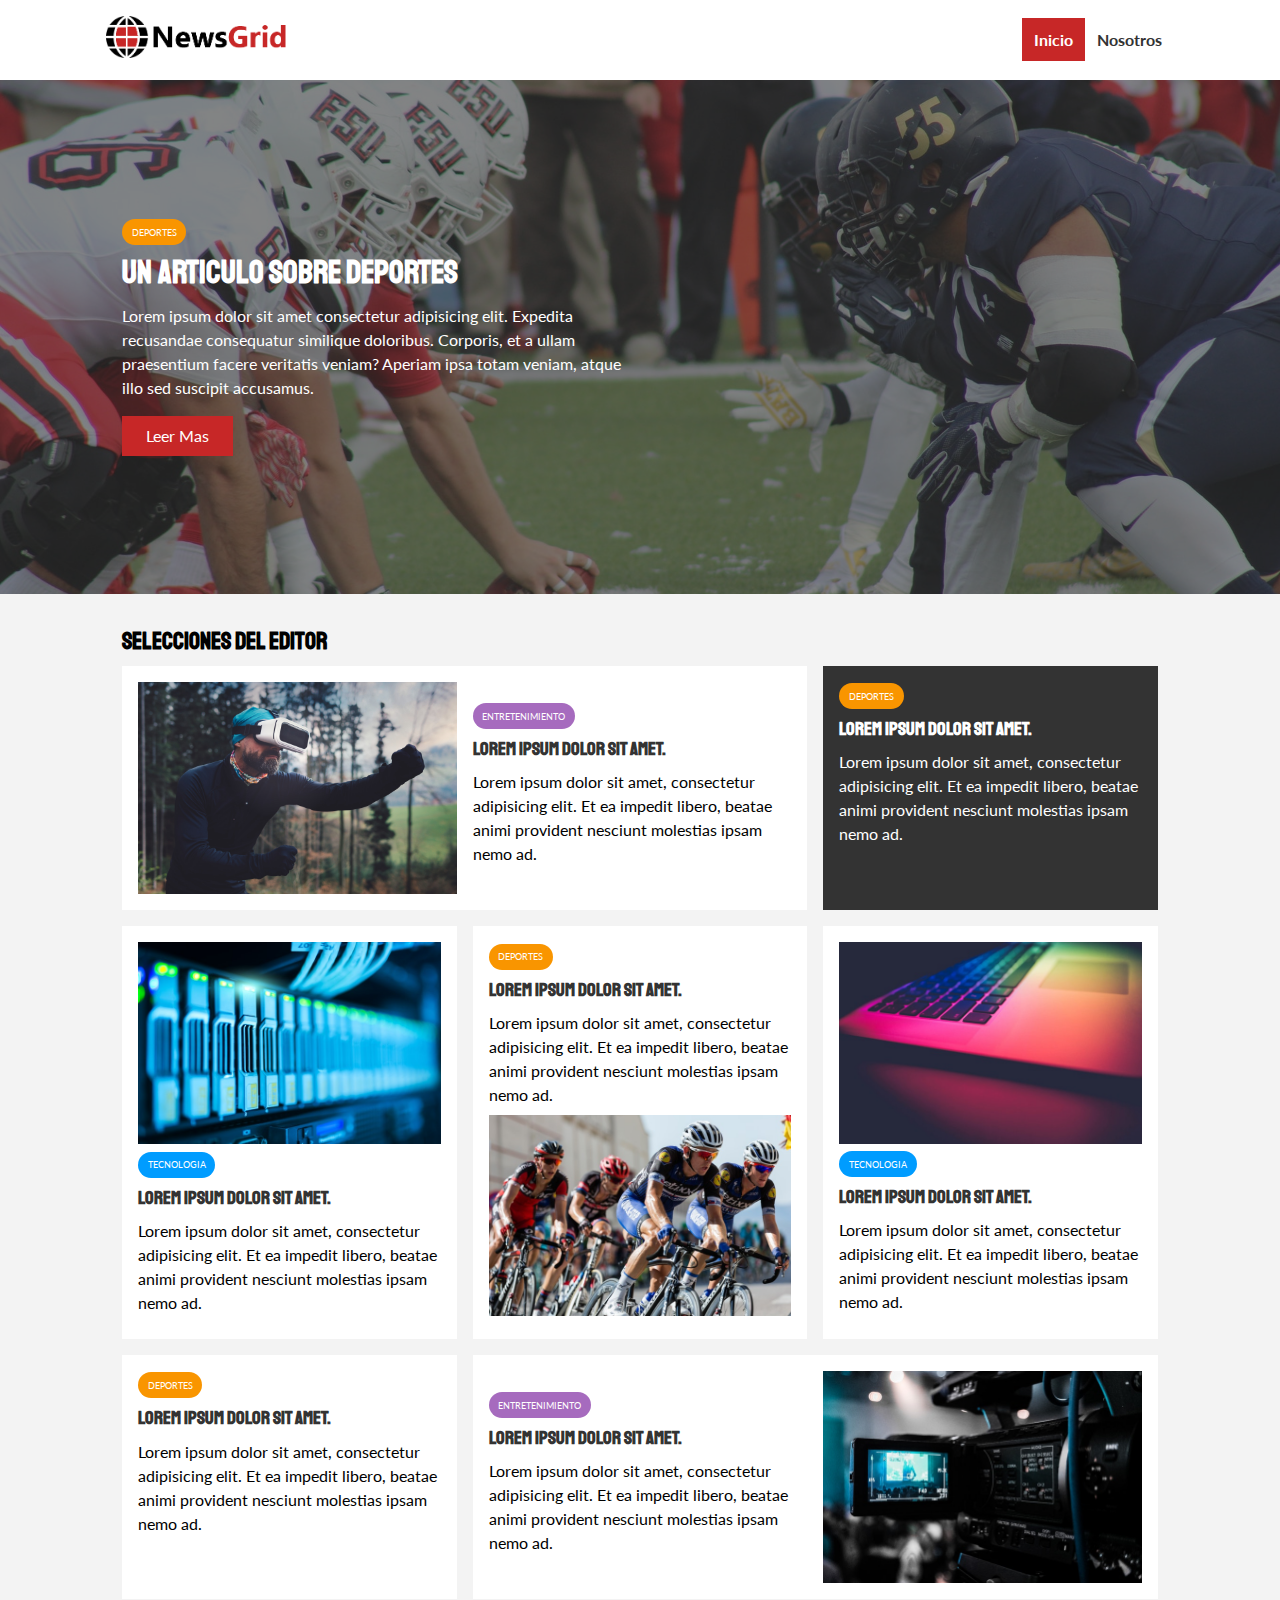
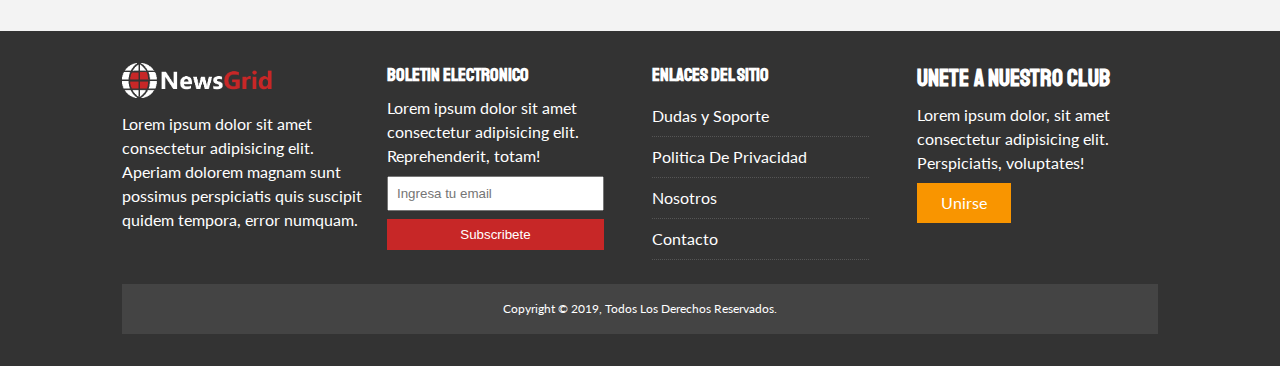
<file: index.html>
<!DOCTYPE html>
<html lang="en">
  <head>
    <meta charset="UTF-8" />
    <meta name="viewport" content="width=device-width, initial-scale=1.0" />
    <meta http-equiv="X-UA-Compatible" content="ie=edge" />
    <link
      rel="stylesheet"
      href="https://use.fontawesome.com/releases/v5.8.2/css/all.css"
      integrity="sha384-oS3vJWv+0UjzBfQzYUhtDYW+Pj2yciDJxpsK1OYPAYjqT085Qq/1cq5FLXAZQ7Ay"
      crossorigin="anonymous"
    />
    <link
      href="https://fonts.googleapis.com/css?family=Lato:400,700|Staatliches&display=swap"
      rel="stylesheet"
    />
    <link rel="stylesheet" href="css/style.css" />
    <link
      rel="stylesheet"
      media="screen and (max-width: 768px) "
      href="css/mobile.css"
    />
    <link rel="shortcut icon" type="image/x-icon" href="favicon.ico" />

    <title>NewsGrid | Tu Fuente De Noticias</title>
  </head>
  <body>
    <nav id="main-nav">
      <div class="container">
        <a href="index.html">
          <img src="img/logo.png" alt="NewsGrid" class="logo"
        /></a>
        <div class="social">
          <a href="http://facebook.com" target="_blank"
            ><i class="fab fa-facebook fa-2x"></i
          ></a>
          <a href="http://twitter.com" target="_blank"
            ><i class="fab fa-twitter fa-2x"></i
          ></a>
          <a href="http://instagram.com" target="_blank"
            ><i class="fab fa-instagram fa-2x"></i
          ></a>
          <a href="http://youtube.com" target="_blank"
            ><i class="fab fa-youtube fa-2x"></i
          ></a>
        </div>
        <ul>
          <li><a href="index.html" class="current">Inicio</a></li>
          <li><a href="about.html">Nosotros</a></li>
        </ul>
      </div>
    </nav>

    <!-- Showcase -->
    <header id="showcase">
      <div class="container">
        <div class="showcase-container">
          <div class="showcase-content">
            <div class="category category-sports">Deportes</div>
            <h1>Un Articulo Sobre Deportes</h1>
            <p>
              Lorem ipsum dolor sit amet consectetur adipisicing elit. Expedita
              recusandae consequatur similique doloribus. Corporis, et a ullam
              praesentium facere veritatis veniam? Aperiam ipsa totam veniam,
              atque illo sed suscipit accusamus.
            </p>
            <a href="article.html" class="btn btn-primary">Leer Mas</a>
          </div>
        </div>
      </div>
    </header>

    <!-- Home Articles -->
    <section id="home-articles" class="py-2">
      <div class="container">
        <h2>Selecciones del Editor</h2>
        <div class="articles-container">
          <article class="card">
            <img src="img/articles/ent1.jpg" alt="" />
            <div>
              <div class="category category-ent">Entretenimiento</div>
              <h3><a href="article.html">Lorem ipsum dolor sit amet.</a></h3>
              <p>
                Lorem ipsum dolor sit amet, consectetur adipisicing elit. Et ea
                impedit libero, beatae animi provident nesciunt molestias ipsam
                nemo ad.
              </p>
            </div>
          </article>
          <article class="card bg-dark">
            <div class="category category-sports">Deportes</div>
            <h3><a href="article.html">Lorem ipsum dolor sit amet.</a></h3>
            <p>
              Lorem ipsum dolor sit amet, consectetur adipisicing elit. Et ea
              impedit libero, beatae animi provident nesciunt molestias ipsam
              nemo ad.
            </p>
          </article>
          <article class="card">
            <img src="img/articles/tech1.jpg" alt="" />
            <div class="category category-tech">Tecnologia</div>
            <h3><a href="article.html">Lorem ipsum dolor sit amet.</a></h3>
            <p>
              Lorem ipsum dolor sit amet, consectetur adipisicing elit. Et ea
              impedit libero, beatae animi provident nesciunt molestias ipsam
              nemo ad.
            </p>
          </article>
          <article class="card">
            <div class="category category-sports">Deportes</div>
            <h3><a href="article.html">Lorem ipsum dolor sit amet.</a></h3>
            <p>
              Lorem ipsum dolor sit amet, consectetur adipisicing elit. Et ea
              impedit libero, beatae animi provident nesciunt molestias ipsam
              nemo ad.
            </p>
            <img src="img/articles/sports1.jpg" alt="" />
          </article>
          <article class="card">
            <img src="img/articles/tech2.jpg" alt="" />
            <div class="category category-tech">Tecnologia</div>
            <h3><a href="article.html">Lorem ipsum dolor sit amet.</a></h3>
            <p>
              Lorem ipsum dolor sit amet, consectetur adipisicing elit. Et ea
              impedit libero, beatae animi provident nesciunt molestias ipsam
              nemo ad.
            </p>
          </article>
          <article class="card">
            <div class="category category-sports">Deportes</div>
            <h3><a href="article.html">Lorem ipsum dolor sit amet.</a></h3>
            <p>
              Lorem ipsum dolor sit amet, consectetur adipisicing elit. Et ea
              impedit libero, beatae animi provident nesciunt molestias ipsam
              nemo ad.
            </p>
          </article>
          <article class="card">
            <div>
              <div class="category category-ent">Entretenimiento</div>
              <h3><a href="article.html">Lorem ipsum dolor sit amet.</a></h3>
              <p>
                Lorem ipsum dolor sit amet, consectetur adipisicing elit. Et ea
                impedit libero, beatae animi provident nesciunt molestias ipsam
                nemo ad.
              </p>
            </div>
            <img src="img/articles/ent2.jpg" alt="" />
          </article>
        </div>
      </div>
    </section>

    <!-- Footer -->
    <footer id="main-footer" class="py-2">
      <div class="container footer-container">
        <div>
          <img src="img/logo_light.png" alt="NewsGrid" />
          <p>
            Lorem ipsum dolor sit amet consectetur adipisicing elit. Aperiam
            dolorem magnam sunt possimus perspiciatis quis suscipit quidem
            tempora, error numquam.
          </p>
        </div>
        <div>
          <h3>Boletin Electronico</h3>
          <p>
            Lorem ipsum dolor sit amet consectetur adipisicing elit.
            Reprehenderit, totam!
          </p>
          <form name="contact" method="POST" data-netlify="true">
            <input type="email" name="email" placeholder="Ingresa tu email" />
            <input type="submit" value="Subscribete" class="btn btn-primary" />
          </form>
        </div>
        <div>
          <h3>Enlaces Del Sitio</h3>
          <ul class="list">
            <li><a href="#">Dudas y Soporte</a></li>
            <li><a href="#">Politica De Privacidad</a></li>
            <li><a href="#">Nosotros</a></li>
            <li><a href="#">Contacto</a></li>
          </ul>
        </div>
        <div>
          <h2>Unete A Nuestro Club</h2>
          <p>
            Lorem ipsum dolor, sit amet consectetur adipisicing elit.
            Perspiciatis, voluptates!
          </p>
          <a href="#" class="btn btn-secondary">Unirse</a>
        </div>
        <div>
          <p>Copyright &copy; 2019, Todos Los Derechos Reservados.</p>
        </div>
      </div>
    </footer>
  </body>
</html>
</file>
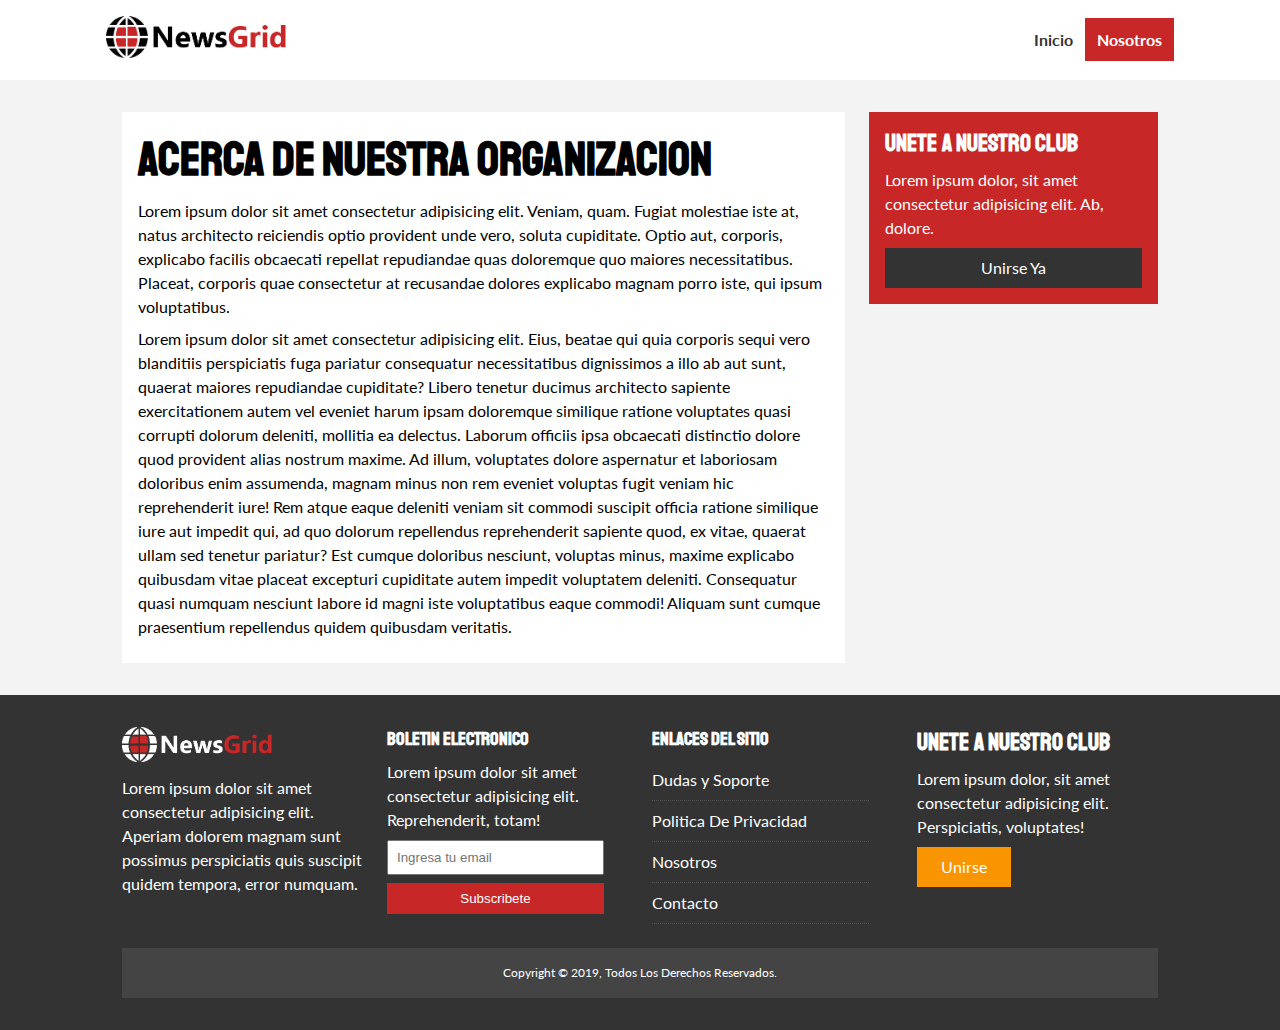
<file: about.html>
<!DOCTYPE html>
<html lang="en">
  <head>
    <meta charset="UTF-8" />
    <meta name="viewport" content="width=device-width, initial-scale=1.0" />
    <meta http-equiv="X-UA-Compatible" content="ie=edge" />
    <link
      rel="stylesheet"
      href="https://use.fontawesome.com/releases/v5.8.2/css/all.css"
      integrity="sha384-oS3vJWv+0UjzBfQzYUhtDYW+Pj2yciDJxpsK1OYPAYjqT085Qq/1cq5FLXAZQ7Ay"
      crossorigin="anonymous"
    />
    <link
      href="https://fonts.googleapis.com/css?family=Lato:400,700|Staatliches&display=swap"
      rel="stylesheet"
    />
    <link rel="stylesheet" href="css/style.css" />
    <link
      rel="stylesheet"
      media="screen and (max-width: 768px) "
      href="css/mobile.css"
    />
    <link rel="shortcut icon" type="image/x-icon" href="favicon.ico" />

    <title>NewsGrid | Nosotros</title>
  </head>
  <body>
    <nav id="main-nav">
      <div class="container">
        <a href="index.html">
          <img src="img/logo.png" alt="NewsGrid" class="logo"
        /></a>
        <div class="social">
          <a href="http://facebook.com" target="_blank"
            ><i class="fab fa-facebook fa-2x"></i
          ></a>
          <a href="http://twitter.com" target="_blank"
            ><i class="fab fa-twitter fa-2x"></i
          ></a>
          <a href="http://instagram.com" target="_blank"
            ><i class="fab fa-instagram fa-2x"></i
          ></a>
          <a href="http://youtube.com" target="_blank"
            ><i class="fab fa-youtube fa-2x"></i
          ></a>
        </div>
        <ul>
          <li><a href="index.html">Inicio</a></li>
          <li><a href="about.html" class="current">Nosotros</a></li>
        </ul>
      </div>
    </nav>

    <section id="about">
      <div class="container">
        <div class="page-container">
          <article class="card">
            <h1 class="l-heading">Acerca De Nuestra Organizacion</h1>
            <p>
              Lorem ipsum dolor sit amet consectetur adipisicing elit. Veniam,
              quam. Fugiat molestiae iste at, natus architecto reiciendis optio
              provident unde vero, soluta cupiditate. Optio aut, corporis,
              explicabo facilis obcaecati repellat repudiandae quas doloremque
              quo maiores necessitatibus. Placeat, corporis quae consectetur at
              recusandae dolores explicabo magnam porro iste, qui ipsum
              voluptatibus.
            </p>
            <p>
              Lorem ipsum dolor sit amet consectetur adipisicing elit. Eius,
              beatae qui quia corporis sequi vero blanditiis perspiciatis fuga
              pariatur consequatur necessitatibus dignissimos a illo ab aut
              sunt, quaerat maiores repudiandae cupiditate? Libero tenetur
              ducimus architecto sapiente exercitationem autem vel eveniet harum
              ipsam doloremque similique ratione voluptates quasi corrupti
              dolorum deleniti, mollitia ea delectus. Laborum officiis ipsa
              obcaecati distinctio dolore quod provident alias nostrum maxime.
              Ad illum, voluptates dolore aspernatur et laboriosam doloribus
              enim assumenda, magnam minus non rem eveniet voluptas fugit veniam
              hic reprehenderit iure! Rem atque eaque deleniti veniam sit
              commodi suscipit officia ratione similique iure aut impedit qui,
              ad quo dolorum repellendus reprehenderit sapiente quod, ex vitae,
              quaerat ullam sed tenetur pariatur? Est cumque doloribus nesciunt,
              voluptas minus, maxime explicabo quibusdam vitae placeat excepturi
              cupiditate autem impedit voluptatem deleniti. Consequatur quasi
              numquam nesciunt labore id magni iste voluptatibus eaque commodi!
              Aliquam sunt cumque praesentium repellendus quidem quibusdam
              veritatis.
            </p>
          </article>
          <aside class="card bg-primary">
            <h2>Unete A Nuestro Club</h2>
            <p>
              Lorem ipsum dolor, sit amet consectetur adipisicing elit. Ab,
              dolore.
            </p>
            <a href="" class="btn btn-dark btn-block">Unirse Ya</a>
          </aside>
        </div>
      </div>
    </section>

    <!-- Footer -->
    <footer id="main-footer" class="py-2">
      <div class="container footer-container">
        <div>
          <img src="img/logo_light.png" alt="NewsGrid" />
          <p>
            Lorem ipsum dolor sit amet consectetur adipisicing elit. Aperiam
            dolorem magnam sunt possimus perspiciatis quis suscipit quidem
            tempora, error numquam.
          </p>
        </div>
        <div>
          <h3>Boletin Electronico</h3>
          <p>
            Lorem ipsum dolor sit amet consectetur adipisicing elit.
            Reprehenderit, totam!
          </p>
          <form name="contact" method="POST" data-netlify="true">
            <input type="email" name="email" placeholder="Ingresa tu email" />
            <input type="submit" value="Subscribete" class="btn btn-primary" />
          </form>
        </div>
        <div>
          <h3>Enlaces Del Sitio</h3>
          <ul class="list">
            <li><a href="#">Dudas y Soporte</a></li>
            <li><a href="#">Politica De Privacidad</a></li>
            <li><a href="#">Nosotros</a></li>
            <li><a href="#">Contacto</a></li>
          </ul>
        </div>
        <div>
          <h2>Unete A Nuestro Club</h2>
          <p>
            Lorem ipsum dolor, sit amet consectetur adipisicing elit.
            Perspiciatis, voluptates!
          </p>
          <a href="#" class="btn btn-secondary">Unirse</a>
        </div>
        <div>
          <p>Copyright &copy; 2019, Todos Los Derechos Reservados.</p>
        </div>
      </div>
    </footer>
  </body>
</html>
</file>
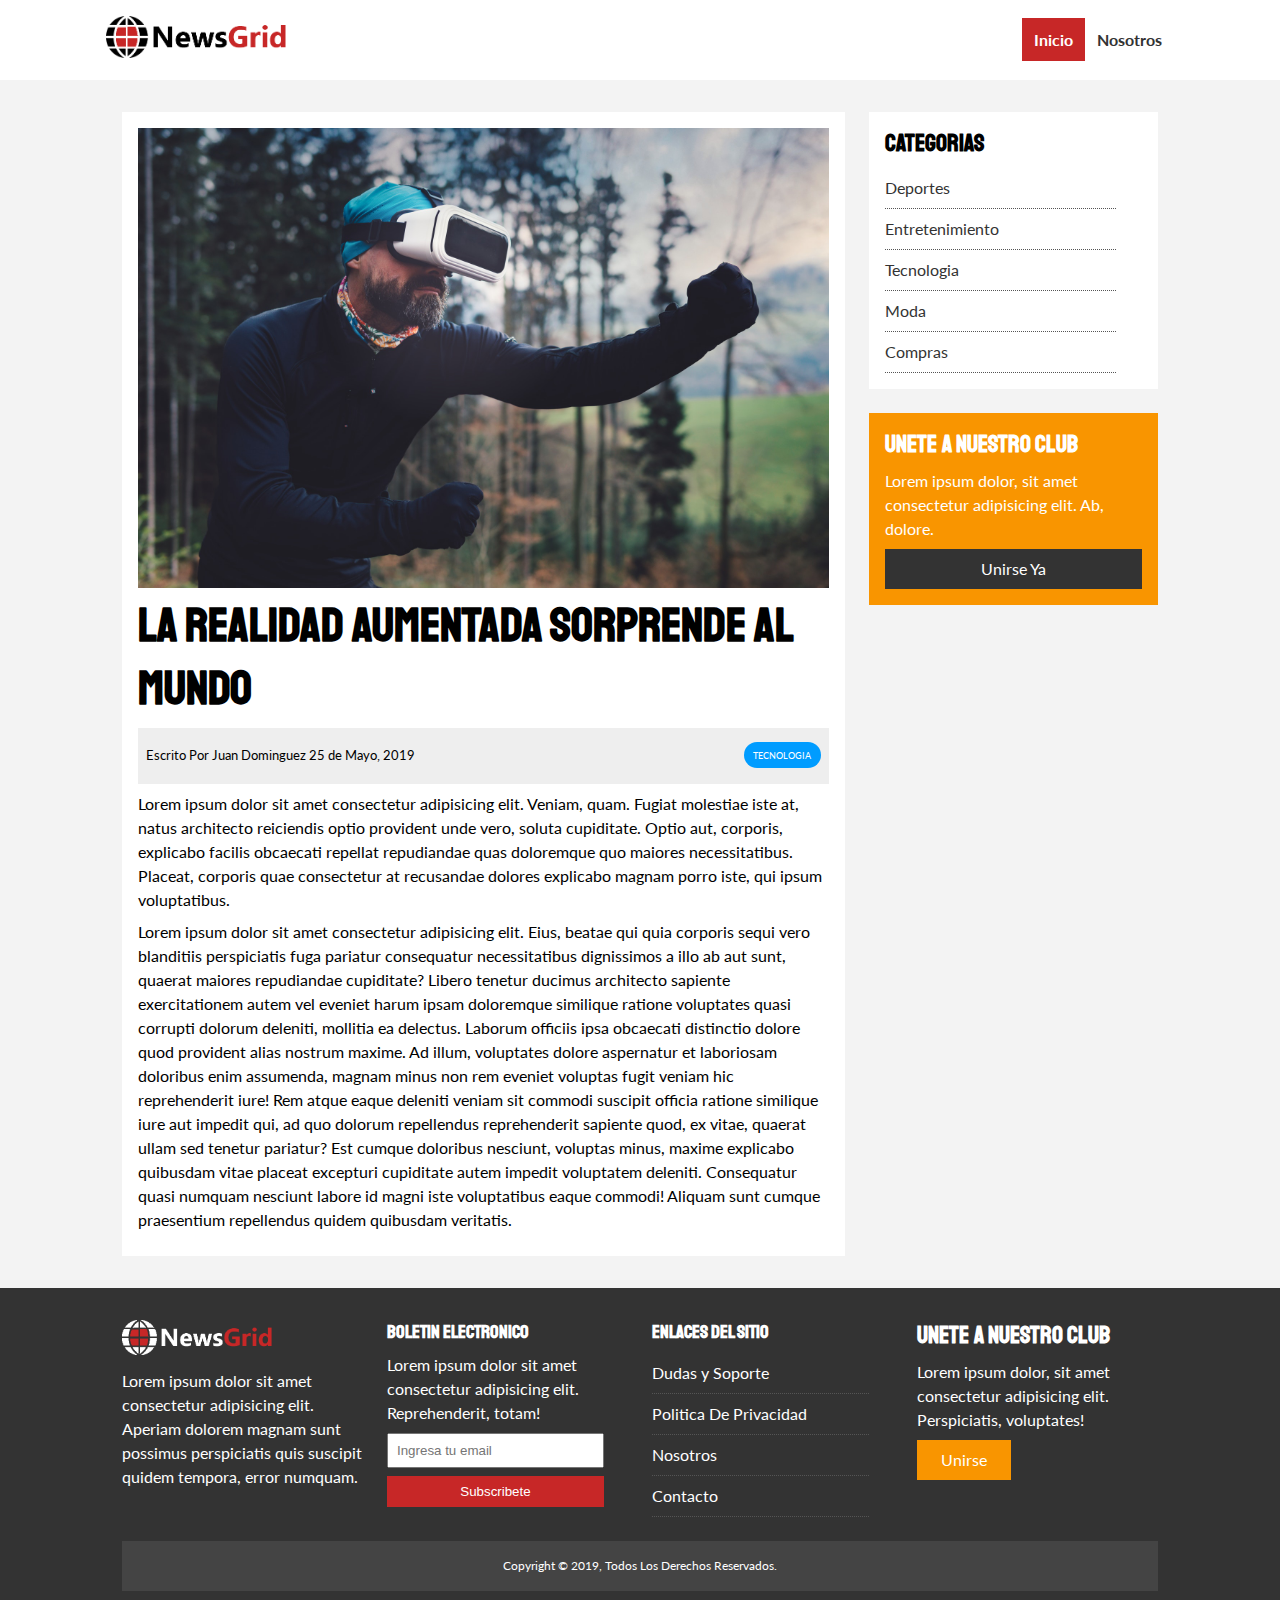
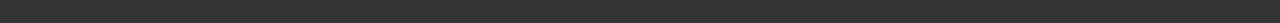
<file: article.html>
<!DOCTYPE html>
<html lang="en">
  <head>
    <meta charset="UTF-8" />
    <meta name="viewport" content="width=device-width, initial-scale=1.0" />
    <meta http-equiv="X-UA-Compatible" content="ie=edge" />
    <link
      rel="stylesheet"
      href="https://use.fontawesome.com/releases/v5.8.2/css/all.css"
      integrity="sha384-oS3vJWv+0UjzBfQzYUhtDYW+Pj2yciDJxpsK1OYPAYjqT085Qq/1cq5FLXAZQ7Ay"
      crossorigin="anonymous"
    />
    <link
      href="https://fonts.googleapis.com/css?family=Lato:400,700|Staatliches&display=swap"
      rel="stylesheet"
    />
    <link rel="stylesheet" href="css/style.css" />
    <link
      rel="stylesheet"
      media="screen and (max-width: 768px) "
      href="css/mobile.css"
    />
    <link rel="shortcut icon" type="image/x-icon" href="favicon.ico" />

    <title>NewsGrid | Tu Fuente De Noticias</title>
  </head>
  <body>
    <nav id="main-nav">
      <div class="container">
        <a href="index.html">
          <img src="img/logo.png" alt="NewsGrid" class="logo"
        /></a>
        <div class="social">
          <a href="http://facebook.com" target="_blank"
            ><i class="fab fa-facebook fa-2x"></i
          ></a>
          <a href="http://twitter.com" target="_blank"
            ><i class="fab fa-twitter fa-2x"></i
          ></a>
          <a href="http://instagram.com" target="_blank"
            ><i class="fab fa-instagram fa-2x"></i
          ></a>
          <a href="http://youtube.com" target="_blank"
            ><i class="fab fa-youtube fa-2x"></i
          ></a>
        </div>
        <ul>
          <li><a href="index.html" class="current">Inicio</a></li>
          <li><a href="about.html">Nosotros</a></li>
        </ul>
      </div>
    </nav>

    <section id="article">
      <div class="container">
        <div class="page-container">
          <article class="card">
            <img src="img/articles/ent1.jpg" alt="" />
            <h1 class="l-heading">La Realidad Aumentada Sorprende Al Mundo</h1>
            <div class="meta">
              <small>
                <i class="fas fa-user"></i> Escrito Por Juan Dominguez 25 de
                Mayo, 2019
              </small>
              <div class="category category-tech">Tecnologia</div>
            </div>
            <p>
              Lorem ipsum dolor sit amet consectetur adipisicing elit. Veniam,
              quam. Fugiat molestiae iste at, natus architecto reiciendis optio
              provident unde vero, soluta cupiditate. Optio aut, corporis,
              explicabo facilis obcaecati repellat repudiandae quas doloremque
              quo maiores necessitatibus. Placeat, corporis quae consectetur at
              recusandae dolores explicabo magnam porro iste, qui ipsum
              voluptatibus.
            </p>
            <p>
              Lorem ipsum dolor sit amet consectetur adipisicing elit. Eius,
              beatae qui quia corporis sequi vero blanditiis perspiciatis fuga
              pariatur consequatur necessitatibus dignissimos a illo ab aut
              sunt, quaerat maiores repudiandae cupiditate? Libero tenetur
              ducimus architecto sapiente exercitationem autem vel eveniet harum
              ipsam doloremque similique ratione voluptates quasi corrupti
              dolorum deleniti, mollitia ea delectus. Laborum officiis ipsa
              obcaecati distinctio dolore quod provident alias nostrum maxime.
              Ad illum, voluptates dolore aspernatur et laboriosam doloribus
              enim assumenda, magnam minus non rem eveniet voluptas fugit veniam
              hic reprehenderit iure! Rem atque eaque deleniti veniam sit
              commodi suscipit officia ratione similique iure aut impedit qui,
              ad quo dolorum repellendus reprehenderit sapiente quod, ex vitae,
              quaerat ullam sed tenetur pariatur? Est cumque doloribus nesciunt,
              voluptas minus, maxime explicabo quibusdam vitae placeat excepturi
              cupiditate autem impedit voluptatem deleniti. Consequatur quasi
              numquam nesciunt labore id magni iste voluptatibus eaque commodi!
              Aliquam sunt cumque praesentium repellendus quidem quibusdam
              veritatis.
            </p>
          </article>

          <aside id="categories" class="card">
            <h2>Categorias</h2>
            <ul class="list">
              <li>
                <a href="#"><i class="fas fa-chevron-right"></i>Deportes</a>
              </li>
              <li>
                <a href="#"
                  ><i class="fas fa-chevron-right"></i>Entretenimiento</a
                >
              </li>
              <li>
                <a href="#"><i class="fas fa-chevron-right"></i>Tecnologia</a>
              </li>
              <li>
                <a href="#"><i class="fas fa-chevron-right"></i>Moda</a>
              </li>
              <li>
                <a href="#"><i class="fas fa-chevron-right"></i>Compras</a>
              </li>
            </ul>
          </aside>

          <aside class="card bg-secondary">
            <h2>Unete A Nuestro Club</h2>
            <p>
              Lorem ipsum dolor, sit amet consectetur adipisicing elit. Ab,
              dolore.
            </p>
            <a href="" class="btn btn-dark btn-block">Unirse Ya</a>
          </aside>
        </div>
      </div>
    </section>

    <!-- Footer -->
    <footer id="main-footer" class="py-2">
      <div class="container footer-container">
        <div>
          <img src="img/logo_light.png" alt="NewsGrid" />
          <p>
            Lorem ipsum dolor sit amet consectetur adipisicing elit. Aperiam
            dolorem magnam sunt possimus perspiciatis quis suscipit quidem
            tempora, error numquam.
          </p>
        </div>
        <div>
          <h3>Boletin Electronico</h3>
          <p>
            Lorem ipsum dolor sit amet consectetur adipisicing elit.
            Reprehenderit, totam!
          </p>
          <form name="contact" method="POST" data-netlify="true">
            <input type="email" name="email" placeholder="Ingresa tu email" />
            <input type="submit" value="Subscribete" class="btn btn-primary" />
          </form>
        </div>
        <div>
          <h3>Enlaces Del Sitio</h3>
          <ul class="list">
            <li><a href="#">Dudas y Soporte</a></li>
            <li><a href="#">Politica De Privacidad</a></li>
            <li><a href="#">Nosotros</a></li>
            <li><a href="#">Contacto</a></li>
          </ul>
        </div>
        <div>
          <h2>Unete A Nuestro Club</h2>
          <p>
            Lorem ipsum dolor, sit amet consectetur adipisicing elit.
            Perspiciatis, voluptates!
          </p>
          <a href="#" class="btn btn-secondary">Unirse</a>
        </div>
        <div>
          <p>Copyright &copy; 2019, Todos Los Derechos Reservados.</p>
        </div>
      </div>
    </footer>
  </body>
</html>
</file>
<file: css/style.css>
:root {
  --primary-color: #c72727;
  --secondary-color: #f99500;
  --light-color: #f3f3f3;
  --dark-color: #333;
  --max-width: 1100px;
}

.category {
  --sports-color: #f99500;
  --ent-color: #a66bbe;
  --tech-color: #009cff;
}

* {
  margin: 0;
  padding: 0;
  box-sizing: border-box;
}

body {
  font-family: 'Lato', sans-serif;
  line-height: 1.5;
  background: var(--light-color);
}

a {
  color: #333;
  text-decoration: none;
}

ul {
  list-style: none;
}

p {
  margin: 0.5rem 0;
}

img {
  width: 100%;
}

h1,
h2,
h3,
h4,
h5,
h6 {
  font-family: 'Staatliches', cursive;
  margin-bottom: 0.55rem;
  line-height: 1.3;
}

/* Utility */
.container {
  max-width: var(--max-width);
  margin: auto;
  padding: 0 2rem;
  overflow: hidden;
}

.category {
  display: inline-block;
  color: #fff;
  font-size: 0.55rem;
  text-transform: uppercase;
  padding: 0.4rem 0.6rem;
  border-radius: 15px;
  margin-bottom: 0.5rem;
}

.category-sports {
  background: var(--sports-color);
}
.category-ent {
  background: var(--ent-color);
}
.category-tech {
  background: var(--tech-color);
}

.btn {
  display: inline-block;
  border: none;
  background: var(--dark-color);
  color: #fff;
  padding: 0.5rem 1.5rem;
}
.btn-light {
  background: var(--light-color);
}
.btn-primary {
  background: var(--primary-color);
}
.btn-secondary {
  background: var(--secondary-color);
}

.btn-block {
  display: block;
  width: 100%;
  text-align: center;
}

.btn:hover {
  opacity: 0.9;
}

.card {
  background: #fff;
  padding: 1rem;
}

.bg-dark {
  background: var(--dark-color);
  color: #fff;
}

.bg-primary {
  background: var(--primary-color);
  color: #fff;
}

.bg-secondary {
  background: var(--secondary-color);
  color: #fff;
}

.bg-dark h1,
.bg-dark h2,
.bg-dark h3,
.bg-dark a,
.bg-primary h1,
.bg-primary h2,
.bg-primary h3,
.bg-primary a,
.bg-secondary h1,
.bg-secondary h2,
.bg-secondary h3,
.bg-secondary a {
  color: #fff;
}

.py-1 {
  padding: 1.5rem 0;
}
.py-2 {
  padding: 2rem 0;
}
.py-3 {
  padding: 3rem 0;
}
.p-1 {
  padding: 1.5rem;
}
.p-2 {
  padding: 2rem;
}
.p-3 {
  padding: 3rem;
}

.l-heading {
  font-size: 3rem;
}

.list li {
  padding: 0.5rem 0;
  border-bottom: #555 dotted 1px;
  width: 90%;
}
.list li a:hover {
  color: var(--primary-color) !important;
}

/* Inner page grid container */
.page-container {
  display: grid;
  grid-template-columns: 5fr 2fr;
  margin: 2rem 0;
  grid-gap: 1.5rem;
}

.page-container > *:first-child {
  grid-row: 1 / span 3;
}

/* Navigation */
#main-nav {
  background: #fff;
  position: sticky;
  top: 0;
  z-index: 2;
}

#main-nav .container {
  display: grid;
  grid-template-columns: 6fr 3fr 2fr;
  padding: 1rem;
  align-items: center;
}

#main-nav .logo {
  width: 180px;
}

#main-nav ul {
  justify-self: end;
  display: flex;
}

#main-nav ul li a {
  padding: 0.75rem;
  font-weight: bold;
}

#main-nav ul li a.current {
  background: var(--primary-color);
  color: #fff;
}

#main-nav ul li a:hover {
  background: var(--light-color);
  color: var(--dark-color);
}

#main-nav .social {
  justify-self: center;
}

#main-nav .social i {
  transition: all 0.2s ease-in-out;
}

#main-nav .social i:hover {
  color: var(--primary-color);
}

#main-nav .social i {
  color: #777;
  margin-right: 0.5rem;
}

/* Showcase */
#showcase {
  color: #fff;
  background-color: #333;
  padding: 2rem;
  position: relative;
}

#showcase::before {
  content: '';
  background: url('../img/featured.jpg') no-repeat center center/cover;
  position: absolute;
  top: 0;
  left: 0;
  width: 100%;
  height: 100%;
  opacity: 0.4;
}

#showcase .showcase-container {
  display: grid;
  grid-template-columns: repeat(2, 1fr);
  justify-content: center;
  align-items: center;
  height: 50vh;
}

#showcase .showcase-content {
  z-index: 1;
}

#showcase .showcase-content p {
  margin-bottom: 1rem;
}

/* Home Articles*/
#home-articles .articles-container {
  display: grid;
  grid-template-columns: repeat(3, 1fr);
  grid-gap: 1rem;
}

#home-articles .articles-container > *:first-child,
#home-articles .articles-container > *:last-child {
  display: grid;
  grid-template-columns: repeat(2, 1fr);
  grid-gap: 1rem;
  align-items: center;
  grid-column: 1 / span 2;
}

#home-articles .articles-container > *:last-child {
  grid-column: 2 / span 2;
}

#article .meta {
  display: flex;
  justify-content: space-between;
  align-items: center;
  background: #eee;
  padding: 0.5rem;
}

#article .meta .category {
  margin-top: 0.4rem;
}

/* Footer */
#main-footer {
  background: var(--dark-color);
  color: #fff;
}

#main-footer img {
  width: 150px;
}

#main-footer a {
  color: #fff;
}

#main-footer .footer-container {
  display: grid;
  grid-template-columns: repeat(4, 1fr);
  grid-gap: 1.5rem;
}

#main-footer .footer-container > *:last-child {
  background: #444;
  grid-column: 1 / span 4;
  padding: 0.5rem;
  text-align: center;
  font-size: 0.75rem;
}

#main-footer .footer-container input[type='email'] {
  width: 90%;
  padding: 0.5rem;
  margin-bottom: 0.5rem;
}

#main-footer .footer-container input[type='submit'] {
  width: 90%;
}
</file>
<file: css/mobile.css>
/* Navigation */
#main-nav .social {
  display: none;
}

#main-nav .container {
  grid-template-columns: 1fr;
  grid-gap: 1.2rem;
}

#main-nav ul,
#main-nav a {
  justify-self: center;
}

#main-nav ul li a {
  padding: 0.5rem;
}

#home-articles .articles-container {
  grid-template-columns: repeat(2, 1fr);
}

#home-articles .articles-container > *:first-child,
#home-articles .articles-container > *:last-child {
  grid-template-columns: 1fr;
  grid-column: 1;
}

@media (max-width: 600px) {
  #showcase .showcase-container,
  #home-articles .articles-container,
  #main-footer .footer-container {
    grid-template-columns: 1fr;
  }

  #main-footer .footer-container > *:last-child {
    grid-column: 1;
  }

  #main-footer .footer-container > * {
    border-bottom: #444 dotted 1px;
    padding-bottom: 1rem;
  }

  .page-container {
    grid-template-columns: 1fr;
    text-align: center;
  }

  .page-container > *:first-child {
    grid-row: 1;
  }

  .l-heading {
    font-size: 2rem;
  }
}
</file>
